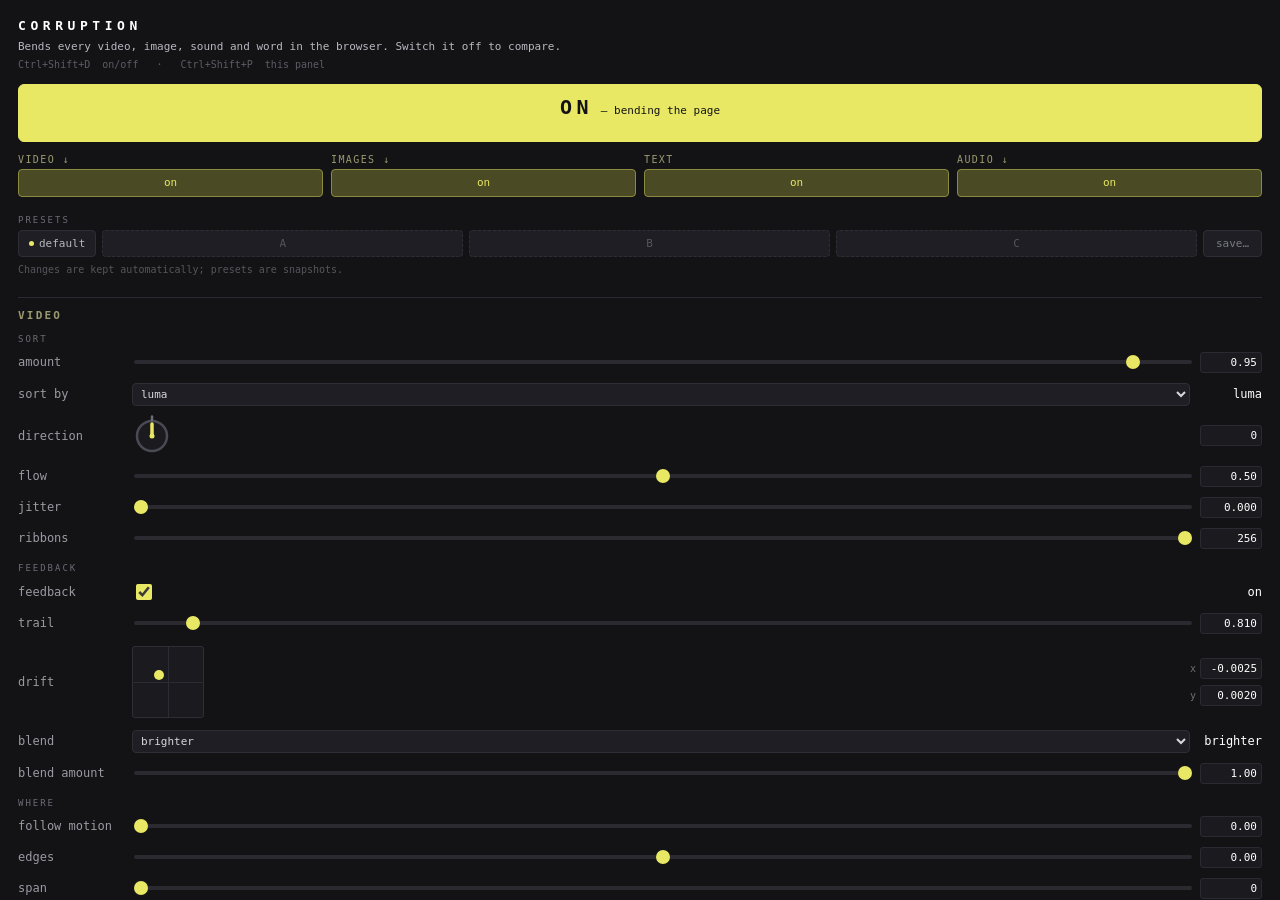
<file: source/panel/panel.html>
<!doctype html>
<html>
<head>
  <meta charset="utf-8">
  <title>CORRUPTION</title>
  <link rel="stylesheet" href="panel.css">
</head>
<body>
  <!-- Everything scrolls inside #scroll. Help is a hover bubble (#tooltip)
       placed beside the hovered control by panel.js: nothing at rest, so the
       panel's whole height is controls. -->
  <main id="scroll">
  <!-- The global block, above the first divider (design review M1, M2, M3,
       M7): what the piece is, the A/B, the four mediums, the presets. -->
  <header class="masthead">
    <h1 data-tip="CORRUPTION — if the signal is corrupting us, we take back power by corrupting the signal. Every video frame, image, sound and word in the browser is rearranged between arrival and display." data-hint="The bytes arrive perfect; only what you are shown bends.">CORRUPTION</h1>
    <p class="lede" data-tip="What the piece does, in one line. Nothing is downloaded or changed at the source — switch it off and every page is exactly as it arrived.">Bends every video, image, sound and word in the browser. Switch it off to compare.</p>
    <p class="keys" id="keys" data-tip="Keyboard shortcuts that work from any page, with or without this panel open. They can be changed at chrome://extensions/shortcuts.">Ctrl+Shift+D  on/off   ·   Ctrl+Shift+P  this panel</p>
  </header>
  <div id="globals"></div>
  <div class="group-head presets-head" id="presets-head" data-tip="Snapshots of every knob. default is the shipped piece; A, B and C hold your own. The dot marks the base, the one a row double-click returns to.">presets</div>
  <div class="presets" id="presets">
    <button id="preset-default" class="btn preset" data-tip="The shipped settings. Puts every knob back; undo for ten seconds." data-hint="It can never be overwritten, so this way back always exists. Leaves the on/off switch where it is.">default</button>
    <button class="btn preset slot" data-slot="A">A</button>
    <button class="btn preset slot" data-slot="B">B</button>
    <button class="btn preset slot" data-slot="C">C</button>
    <button id="preset-save" class="btn subtle" data-tip="Save the current settings into a slot. Click this, then click A, B or C. Escape or a click elsewhere cancels." data-hint="Two clicks on purpose, so loading can never overwrite a slot by accident.">save…</button>
    <button id="preset-cancel" class="btn subtle" data-tip="Leave save mode without saving anything." hidden>cancel</button>
    <button id="preset-undo" class="btn undo" data-tip="Put back the settings you had just before that load — for ten seconds after it." hidden>undo</button>
  </div>
  <p class="hint note" id="persist-note" data-tip="Every move you make is remembered across restarts with no save needed. A preset is a snapshot you can jump back to.">Changes are kept automatically; presets are snapshots.</p>
  <div id="controls"></div>
  <!-- MIDI is a feature, not the primary mode (keyboard and mouse are): the
       block is out of sight until a controller is connected. -->
  <div class="midi">
    <h2 data-tip="Bind a hardware controller to any parameter. Class-compliant controllers work with no setup; the permission grant persists in this browser profile.">MIDI</h2>
    <div id="midi-status" data-tip="Connected MIDI inputs. This block only appears while a controller is plugged in — the panel works entirely by mouse and keyboard.">no device</div>
    <p class="hint midi-hint" data-tip="Each row's ⊙ button is its MIDI learn control: click it to arm, then move a knob or fader on the controller to bind that CC. One CC per parameter; re-learn to change it.">Click a param's ⊙ then move a knob to map it.</p>
  </div>
  <div id="prefs"></div>
  <!-- Strip layout only (panel.js shows it): grows the rail to the mixer and
       folds it back. Posts to the strip in the page; the strip resizes. -->
  <button id="strip-fold" class="fold" type="button" hidden data-tip="Unfold the full mixer, or fold it back to this one line. Ctrl+Shift+P does the same from the page.">▴</button>
  </main>
  <div id="tooltip" role="note"></div>
  <script type="module" src="panel.js"></script>
</body>
</html>
</file>
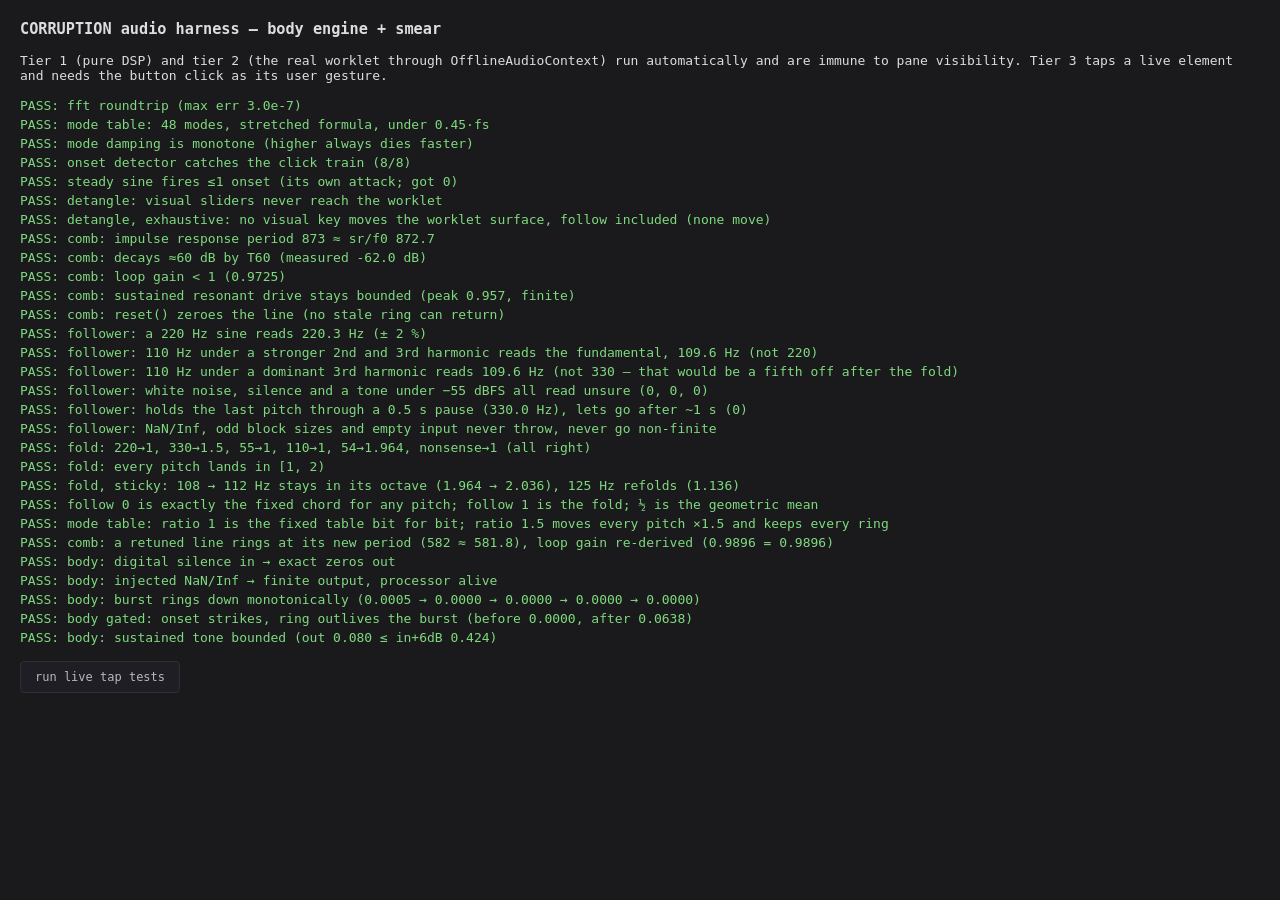
<file: test/harness/audio.html>
<!doctype html>
<html>
<head>
<meta charset="utf-8">
<title>CORRUPTION audio harness</title>
<style>
  body { background: #1a1a1c; color: #ddd; font-family: monospace; margin: 20px; }
  #status div { padding: 2px 0; }
  .pass { color: #7fd97f; }
  .fail { color: #ff7070; font-weight: bold; }
  button { background: #1e1e24; color: #b8b8c0; border: 1px solid #2e2e36;
           border-radius: 4px; padding: 8px 14px; cursor: pointer;
           font-family: inherit; font-size: 12px; margin-top: 14px; }
</style>
</head>
<body>
<h3>CORRUPTION audio harness — body engine + smear</h3>
<p>Tier 1 (pure DSP) and tier 2 (the real worklet through
OfflineAudioContext) run automatically and are immune to pane visibility.
Tier 3 taps a live element and needs the button click as its user gesture.</p>
<div id="status"><div>running…</div></div>
<button id="live">run live tap tests</button>
<script type="module" src="./audio-harness.js"></script>
</body>
</html>
</file>
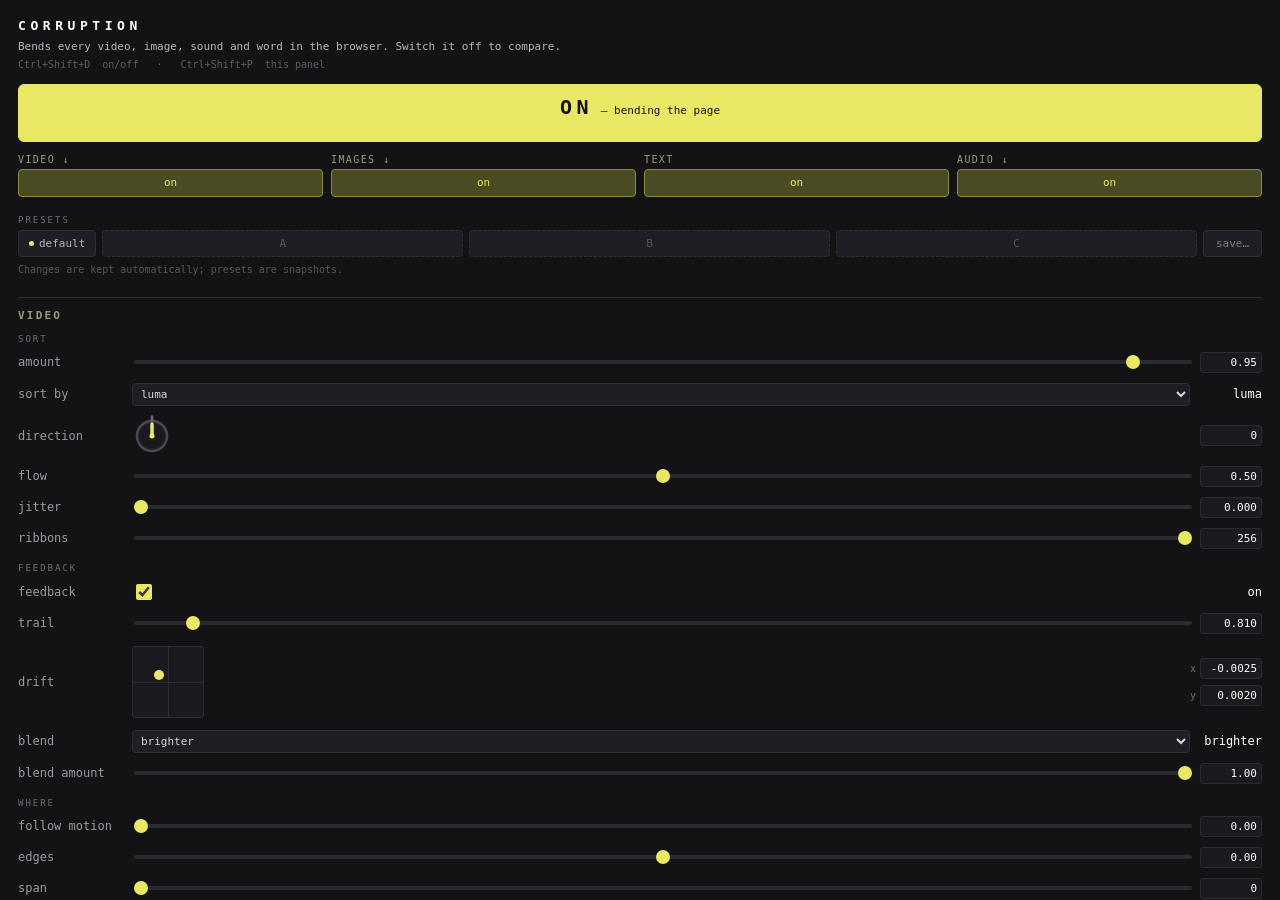
<file: test/harness/panel-frame.html>
<!doctype html>
<html>
<head>
<meta charset="utf-8">
<title>panel under test</title>
<link rel="stylesheet" href="../../source/panel/panel.css">
</head>
<body>
<!--
  The shipped panel, running against a stub chrome.storage.local so the
  harness can see exactly what it writes. The markup is FETCHED from
  source/panel/panel.html rather than copied, so this file can never drift
  from the real thing; scripts inserted via innerHTML never execute, so
  panel.js is imported explicitly afterwards, once the stub is in place.
-->
<script>
  (() => {
    // ?seed=<url-encoded JSON> pre-populates storage BEFORE the panel boots,
    // so the harness can test what the panel does with what it finds there
    // (the legacy userDefaults → preset A migration).
    const seed = new URLSearchParams(location.search).get('seed');
    const data = seed ? JSON.parse(seed) : {};
    const listeners = [];
    window.__store = data;
    // ?midi=1 stands in one fake controller for Web MIDI, so the harness
    // can drive the "device present" path end to end (finding 10);
    // ?midi=deny stands in a refusal (a page whose permissions policy says
    // no). Either way window.__midiAsks counts the requests, so the harness
    // can see that the strip's frame asks only when MIDI… is clicked.
    const midi = new URLSearchParams(location.search).get('midi');
    window.__midiAsks = 0;
    if (midi === '1' || midi === 'deny') {
      const inputs = new Map([['fake', { name: 'harness controller', onmidimessage: null }]]);
      Object.defineProperty(navigator, 'requestMIDIAccess', {
        configurable: true,
        value: async () => {
          window.__midiAsks++;
          if (midi === 'deny') throw new DOMException('denied by the page', 'SecurityError');
          return { inputs, onstatechange: null };
        },
      });
    }
    window.chrome = {
      storage: {
        local: {
          async get(defaults) {
            if (typeof defaults === 'string') {
              return defaults in data ? { [defaults]: data[defaults] } : {};
            }
            const out = { ...defaults };
            for (const k of Object.keys(defaults)) if (k in data) out[k] = data[k];
            return out;
          },
          async set(values) {
            const changes = {};
            for (const [k, v] of Object.entries(values)) {
              changes[k] = { oldValue: data[k], newValue: v };
              data[k] = v;
            }
            for (const fn of listeners) fn(changes, 'local');
          },
          async remove(keys) {
            const changes = {};
            for (const k of [].concat(keys)) {
              if (!(k in data)) continue;
              changes[k] = { oldValue: data[k] };
              delete data[k];
            }
            for (const fn of listeners) fn(changes, 'local');
          },
        },
        onChanged: { addListener: (fn) => listeners.push(fn) },
      },
    };
  })();
</script>
<script type="module">
  const html = await (await fetch('../../source/panel/panel.html')).text();
  const doc = new DOMParser().parseFromString(html, 'text/html');
  document.body.insertAdjacentHTML('beforeend', doc.body.innerHTML);
  await import('../../source/panel/panel.js');
  window.__panelReady = true;
</script>
</body>
</html>
</file>
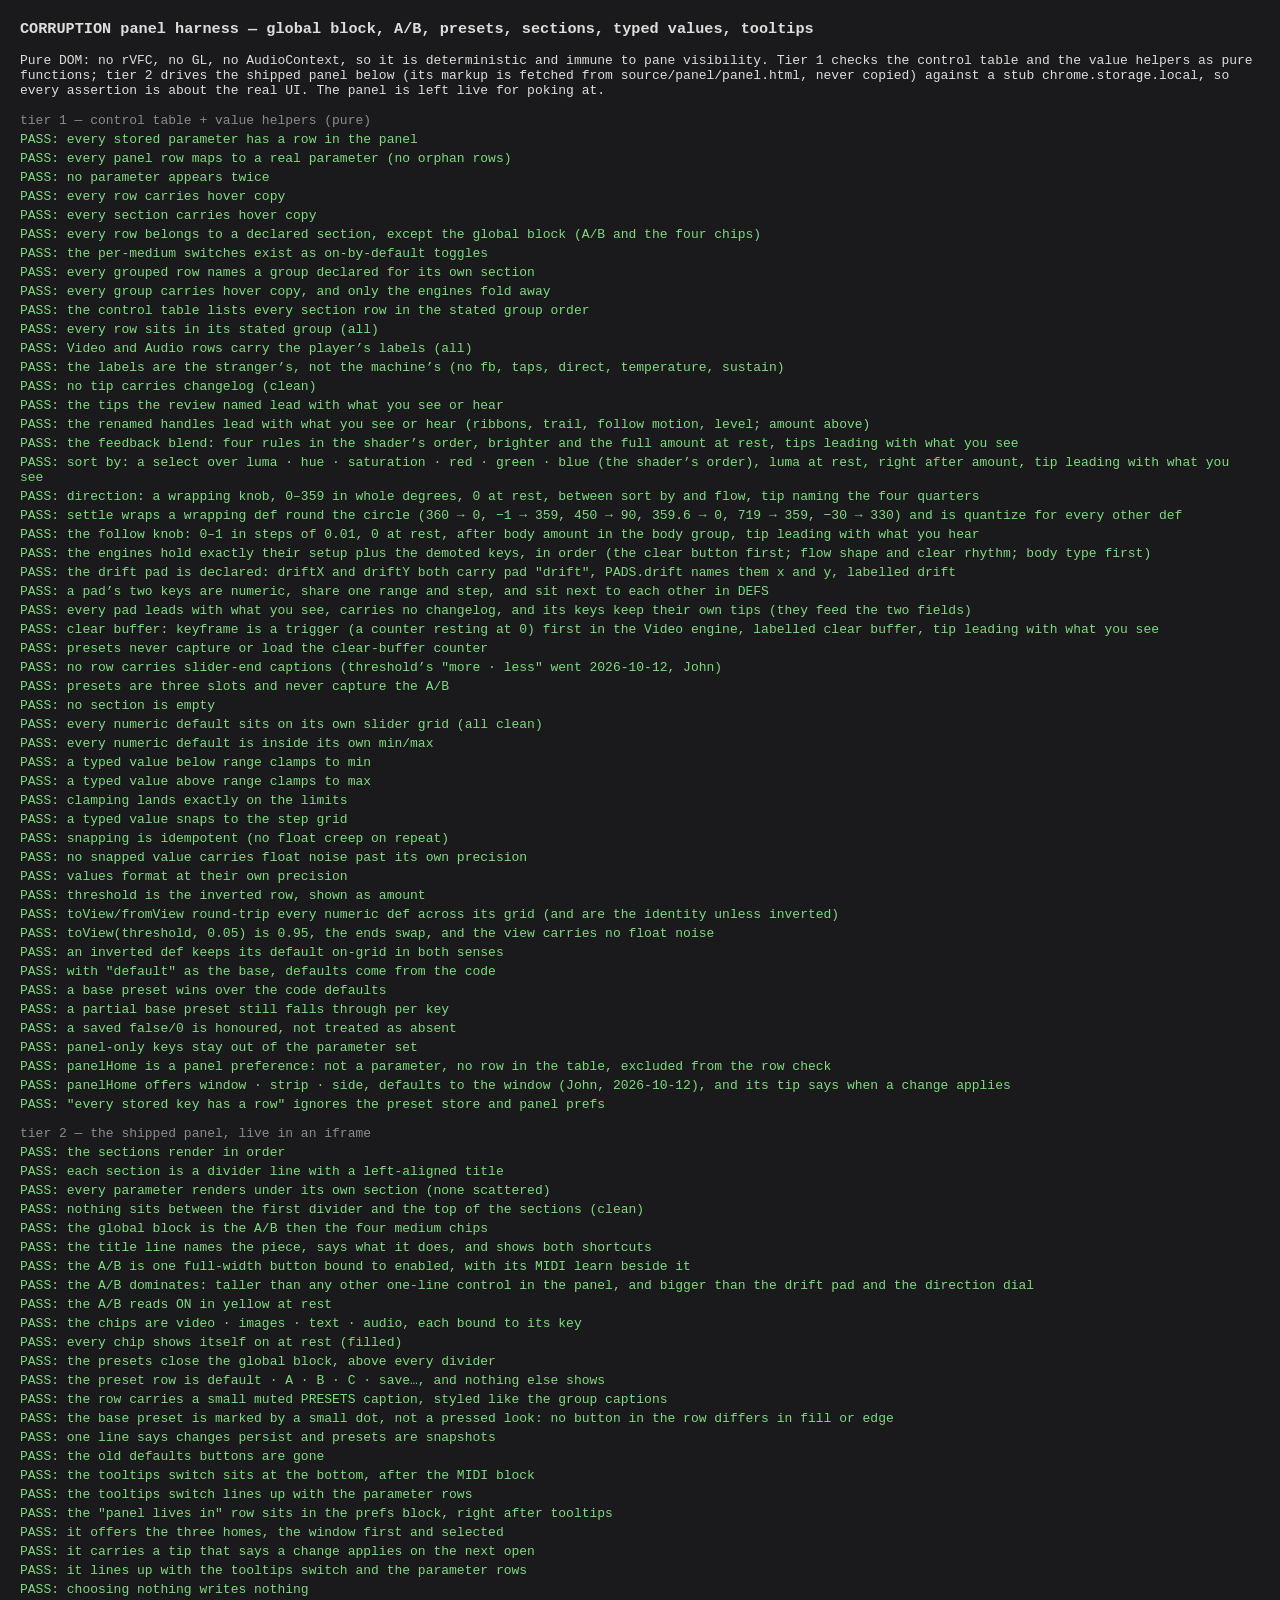
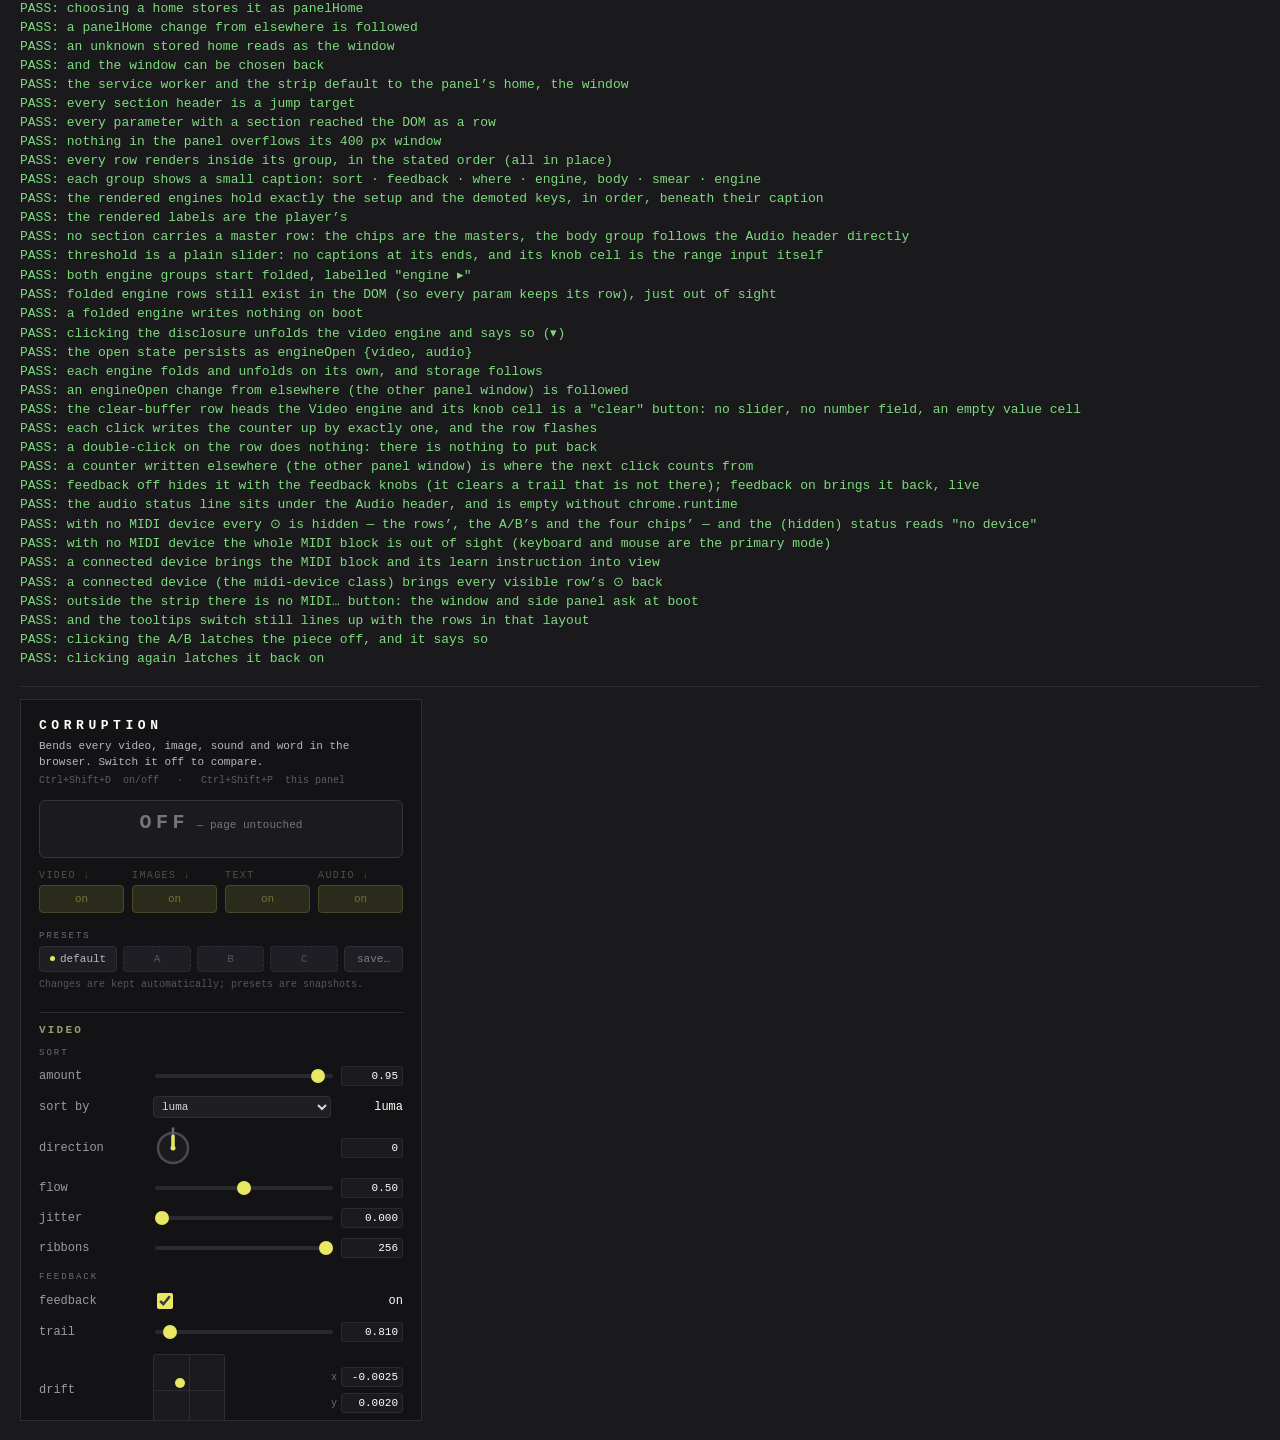
<file: test/harness/panel.html>
<!doctype html>
<html>
<head>
<meta charset="utf-8">
<title>CORRUPTION panel harness</title>
<style>
  body { background: #1a1a1c; color: #ddd; font-family: monospace; margin: 20px; }
  #status div { padding: 2px 0; }
  .pass { color: #7fd97f; }
  .fail { color: #ff7070; font-weight: bold; }
  .tier { color: #8a8a92; margin-top: 10px; }
  #stage { margin-top: 18px; border-top: 1px solid #2e2e36; padding-top: 12px;
           color: #8a8a92; font-size: 12px; }
  #frame { width: 400px; height: 720px; border: 1px solid #2e2e36; background: #131316; }
</style>
</head>
<body>
<h3>CORRUPTION panel harness — global block, A/B, presets, sections, typed values, tooltips</h3>
<p>Pure DOM: no rVFC, no GL, no AudioContext, so it is deterministic and immune
to pane visibility. Tier 1 checks the control table and the value helpers as
pure functions; tier 2 drives the shipped panel below (its markup is fetched
from <code>source/panel/panel.html</code>, never copied) against a stub
<code>chrome.storage.local</code>, so every assertion is about the real UI.
The panel is left live for poking at.</p>
<div id="status"><div>running…</div></div>
<div id="stage">
  <iframe id="frame" src="./panel-frame.html"></iframe>
</div>
<script type="module" src="./panel-harness.js"></script>
</body>
</html>
</file>
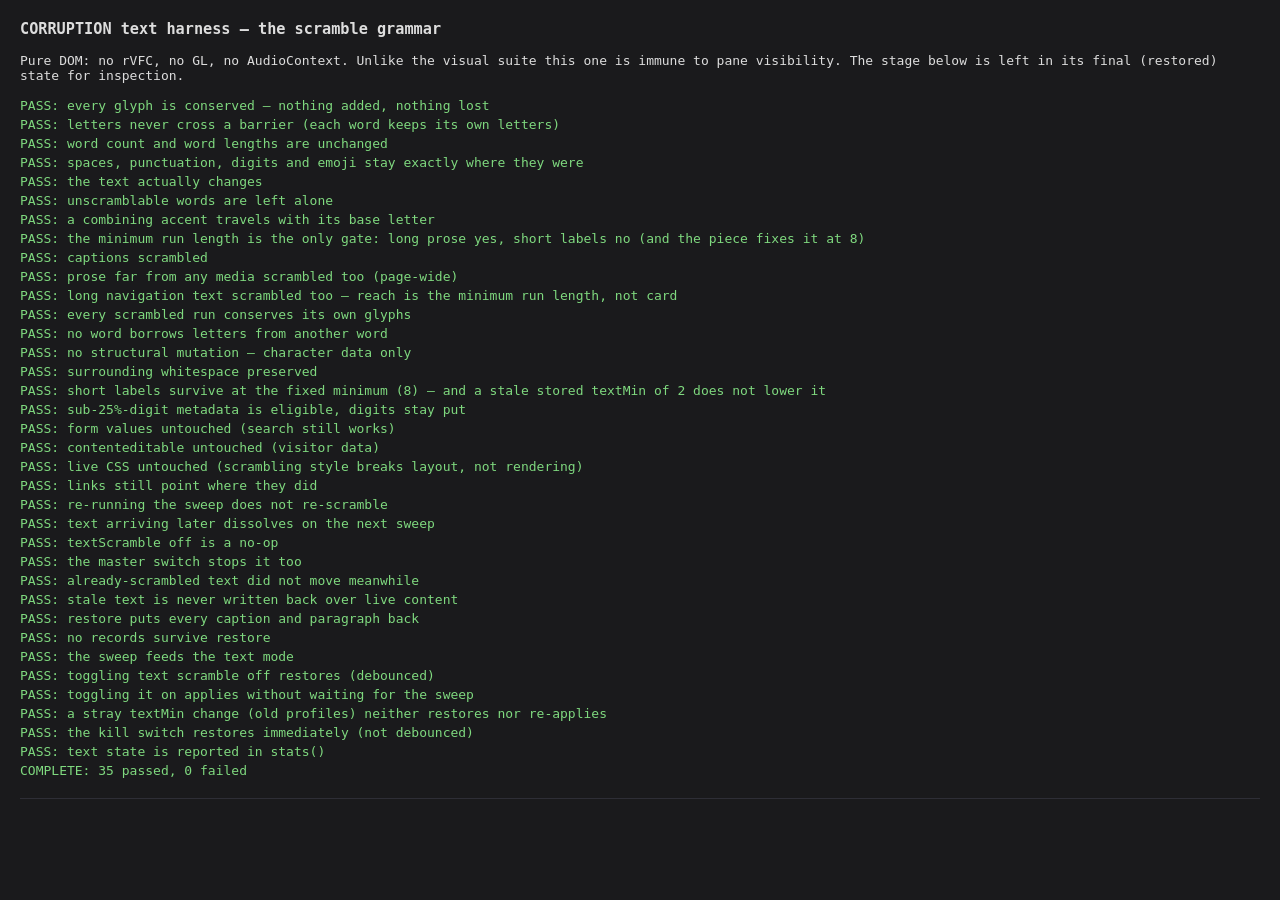
<file: test/harness/text.html>
<!doctype html>
<html>
<head>
<meta charset="utf-8">
<title>CORRUPTION text harness</title>
<style>
  body { background: #1a1a1c; color: #ddd; font-family: monospace; margin: 20px; }
  #status div { padding: 2px 0; }
  .pass { color: #7fd97f; }
  .fail { color: #ff7070; font-weight: bold; }
  #stage { margin-top: 18px; border-top: 1px solid #2e2e36; padding-top: 12px;
           color: #8a8a92; font-size: 12px; }
  #stage .grid { display: flex; flex-wrap: wrap; gap: 10px; }
  #stage .card { width: 240px; }
  #stage img { width: 240px; height: 135px; background: #24242a; display: block; }
  #stage .title { color: #c8c8d0; display: block; }
  #stage textarea, #stage [contenteditable] { display: block; margin: 6px 0;
    background: #1e1e24; color: #b8b8c0; border: 1px solid #2e2e36; }
</style>
</head>
<body>
<h3>CORRUPTION text harness — the scramble grammar</h3>
<p>Pure DOM: no rVFC, no GL, no AudioContext. Unlike the visual suite this one
is immune to pane visibility. The stage below is left in its final (restored)
state for inspection.</p>
<div id="status"><div>running…</div></div>
<div id="stage"></div>
<script type="module" src="./text-harness.js"></script>
</body>
</html>
</file>
<file: source/panel/panel.css>
* { box-sizing: border-box; }

body {
  background: #131316;
  color: #d8d8dc;
  font-family: ui-monospace, 'SF Mono', Menlo, monospace;
  font-size: 12px;
  margin: 0;
  padding: 0;
  user-select: none;
  /* The panel is a column: everything scrolls in #scroll. Help is a hover
     bubble over it (2026-10-11), so the column is controls to the edge. */
  height: 100vh;
  display: flex;
  flex-direction: column;
  overflow: hidden;
}

#scroll {
  flex: 1 1 auto;
  min-height: 0;
  overflow-x: hidden;
  overflow-y: auto;
  padding: 18px;
}

h1 {
  font-size: 13px;
  letter-spacing: 0.35em;
  font-weight: 600;
  margin: 0 0 6px;
  color: #fff;
}

/* --- The global block (2026-10-12: M1, M2, M3, M7) --- */

.masthead { margin: 0 0 14px; }

.lede {
  margin: 0;
  color: #b8b8c0;
  font-size: 11px;
  line-height: 1.45;
}

.keys {
  margin: 4px 0 0;
  color: #5c5c66;
  font-size: 10px;
  white-space: pre;
}

/* The A/B: the biggest thing in the panel, readable from across a room. */
.ab-row {
  display: grid;
  grid-template-columns: 1fr 28px;
  gap: 10px;
  align-items: center;
}

.ab {
  display: flex;
  align-items: baseline;
  justify-content: center;
  gap: 8px;
  width: 100%;
  min-height: 58px;
  padding: 10px 12px;
  background: #1a1a1f;
  color: #75757e;
  border: 1px solid #34343c;
  border-radius: 6px;
  font-family: inherit;
  cursor: pointer;
  touch-action: none;
  transition: background 80ms, color 80ms;
}

.ab:hover { border-color: #55555e; }
.ab:focus-visible { outline: 2px solid #8a8a40; outline-offset: 2px; }

.ab .ab-state {
  font-size: 20px;
  font-weight: 700;
  letter-spacing: 0.22em;
}

.ab .ab-say { font-size: 11px; }

.ab.on {
  background: #e8e864;
  color: #131316;
  border-color: #e8e864;
}

/* A nudge on the face: something just changed that OFF is hiding. */
.ab.nudge .ab-say { color: #e8e864; }

/* Held: the momentary bypass — a dashed edge says "this will spring back". */
.ab.held { outline: 2px dashed #e8e864; outline-offset: 3px; }

/* The four mediums: a caption that jumps, a pill that switches. */
.chips {
  display: grid;
  grid-template-columns: repeat(4, 1fr);
  gap: 8px;
  margin: 12px 0 0;
}

.master-off .chips { opacity: 0.45; }

.chip { display: flex; flex-direction: column; gap: 4px; min-width: 0; }

.chip-name {
  background: none;
  border: none;
  padding: 0;
  color: #9a9a70;
  font-family: inherit;
  font-size: 10px;
  letter-spacing: 0.14em;
  text-transform: uppercase;
  text-align: left;
  cursor: pointer;
}

.chip-name:hover {
  color: #e8e864;
  text-decoration: underline;
  text-underline-offset: 3px;
}

.chip-toggle {
  height: 28px;
  background: transparent;
  color: #65656e;
  border: 1px solid #3a3a44;
  border-radius: 4px;
  font-family: inherit;
  font-size: 11px;
  cursor: pointer;
}

.chip-toggle:hover { border-color: #5a5a64; }

.chip.on .chip-toggle {
  background: #4a4a24;
  color: #e8e864;
  border-color: #8a8a40;
}

/* A plain caption (a medium with no knobs to jump to) is not a link. */
.chip-name:not(button) { cursor: default; }
.chip-name:not(button):hover { color: #9a9a70; text-decoration: none; }

/* The chip's MIDI learn, under its pill; hidden with the rest until a device. */
.chip .learn { width: 100%; height: 18px; }

/* Presets: default · A · B · C · save… (· undo), under a small caption. */
.group-head.presets-head { margin: 18px 0 5px; }

.presets {
  display: flex;
  flex-wrap: nowrap; /* save mode relabels the slots in place — no reflow */
  gap: 6px;
  align-items: center;
  margin: 0;
}

.presets .btn { white-space: nowrap; }

.btn.preset { padding: 6px 10px; }

/* The slots share the spare width; they size from their label, so
   "replace A" takes what it needs where "A" stood. */
.btn.slot { flex: 1 1 auto; min-width: 34px; padding: 6px 4px; }

/* Save mode is about where to write, not what the base is: the dot goes,
   and the row tightens so three "replace" labels still fit at 400 px. */
.presets.saving .btn.base::before { display: none; }
.presets.saving .btn { padding-left: 6px; padding-right: 6px; }

.btn.slot.empty { border-style: dashed; color: #55555c; }

/* The base preset — the one a row double-click returns to — carries a small
   yellow dot before its name. A mark, not a pressed state: nothing in the
   row looks selected. */
.btn.base::before {
  content: '';
  display: inline-block;
  width: 5px;
  height: 5px;
  margin: 0 5px 1px 0;
  border-radius: 50%;
  background: #e8e864;
  vertical-align: middle;
}

.presets.saving .slot { border-color: #8a8a40; color: #e8e864; }

.btn.undo { color: #e8e864; border-color: #6a6a30; }

.btn:disabled { opacity: 0.35; cursor: default; }

.hint.note { font-size: 10px; margin: 7px 0 0; }

/* Section headers (and the sort caption, for images) are jump targets for
   the chips; the landed one flashes. */
.section, .group-head { scroll-margin-top: 12px; }
.section.flash, .group-head.flash { animation: rowflash 520ms ease-out; }
.section:focus, div.group-head:focus { outline: none; }

#prefs { margin-top: 12px; }

h2 {
  font-size: 11px;
  letter-spacing: 0.2em;
  margin: 0 0 6px;
  color: #888;
}

/* A divider line, and the section's name left-aligned beneath it. */
.section {
  margin: 22px 0 10px;
  padding-top: 11px;
  border-top: 1px solid #2a2a32;
}

.section h2 {
  margin: 0;
  text-align: left;
  text-transform: uppercase;
  color: #9a9a70;
}

/* Audio's status line: what is passing through the body right now. */
.section .status {
  margin: 4px 0 0;
  min-height: 1em;
  color: #7a9a7a;
  font-size: 10px;
}

.section .status:empty { display: none; }

/* Groups inside a section (M4/M8): sort · feedback · engine, body · smear ·
   engine. A small caption, then the rows; engine folds away. */
.group { margin: 12px 0 0; }

.group-head {
  display: block;
  margin: 0 0 2px;
  padding: 0;
  color: #6c6c76;
  font-family: inherit;
  font-size: 9px;
  letter-spacing: 0.22em;
  text-transform: uppercase;
  text-align: left;
}

.group-head.disclosure {
  background: none;
  border: none;
  color: #8a8a94; /* a shade brighter than the captions: it is a control */
  cursor: pointer;
}

.group-head.disclosure:hover { color: #e8e864; }
.group-head.disclosure:focus-visible { outline: 1px solid #8a8a40; outline-offset: 2px; }

.group-rows[hidden] { display: none; }

/* The engine rows' own caption: a mixer-layout cell, nothing in the column. */
.group-cap { display: none; }
.group-head[hidden] { display: none; }

.row {
  display: grid;
  /* 104px is the widest label in the table — no label wraps. */
  grid-template-columns: 104px 1fr 62px 28px;
  gap: 10px;
  align-items: center;
  margin: 6px -4px;
  padding: 2px 4px;
  border-radius: 3px;
}

/* Every cell is placed explicitly. */
.row > * { grid-row: 1; min-width: 0; }
.row > label { grid-column: 1; }
.row > .knob { grid-column: 2; }

/* A trigger row (round 8): the knob cell is a button that fires, sized to
   its word rather than stretched across the slider's cell. */
.row > .knob.trigger { justify-self: start; padding: 3px 14px; }
.btn.trigger:active:not(:disabled) { border-color: #e8e864; color: #e8e864; }
.row > .value { grid-column: 3; }
.row > :nth-child(4) { grid-column: 4; }

.row label { color: #9a9aa2; }

.row.pref label { cursor: pointer; }

/* A gated row is hidden, not greyed (2026-10-11): the switch that gates it
   stays as the header of the knobs it hides. [hidden] is the mechanism. */
.row[hidden], .group[hidden] { display: none; }

/* The note under a section whose medium is off: which chip brings it back. */
.section .off-note {
  margin: 4px 0 0;
  color: #6c6c76;
  font-size: 10px;
  font-style: italic;
}

.section .off-note[hidden] { display: none; }

/* Double-click acknowledgement: the row that just went back to default. */
@keyframes rowflash {
  from { background: rgba(232, 232, 100, 0.22); }
  to { background: transparent; }
}

.row.flash { animation: rowflash 520ms ease-out; }

.row .value {
  text-align: right;
  color: #fff;
  font-variant-numeric: tabular-nums;
}

/* The numeric value cell is a real input: type into it, the knob follows. */
.row input.value.num {
  width: 100%;
  background: #1a1a1f;
  border: 1px solid #2a2a32;
  border-radius: 3px;
  color: #fff;
  font-family: inherit;
  font-size: 11px;
  padding: 3px 4px;
  user-select: text;
}

.row input.value.num:hover:not(:disabled) { border-color: #3d3d48; }

.row input.value.num:focus {
  outline: none;
  border-color: #e8e864;
  background: #22221c;
}

.row input.value.num:disabled { background: #17171b; }

input[type='range'] {
  -webkit-appearance: none;
  width: 100%;
  height: 4px;
  background: #2a2a30;
  border-radius: 2px;
  outline: none;
}

input[type='range']::-webkit-slider-thumb {
  -webkit-appearance: none;
  width: 14px;
  height: 14px;
  border-radius: 50%;
  background: #e8e864;
  cursor: pointer;
  border: none;
}

/* A pad (handles round): two keys as one 2-D surface — push the point and
   the trail goes that way. The square is the knob cell; faint axes cross at
   zero (--zx/--zy, set by panel.js), the dot is the current pair, the two
   typed fields stand x above y in the value cell with their axis letter in
   the gap beside them, and the ⊙ pair stacks the same way. */
.row.pad-row { margin-top: 8px; margin-bottom: 8px; }

.pad.knob {
  position: relative;
  justify-self: start;
  width: 72px;
  height: 72px;
  background: #1a1a1f;
  border: 1px solid #2e2e36;
  border-radius: 3px;
  cursor: crosshair;
  touch-action: none;
  outline: none;
}

.pad.knob:hover { border-color: #3d3d48; }
.pad.knob:focus-visible { border-color: #e8e864; }

.pad.knob::before,
.pad.knob::after {
  content: '';
  position: absolute;
  background: #2c2c35;
  pointer-events: none;
}

.pad.knob::before { left: var(--zx, 50%); top: 0; bottom: 0; width: 1px; }
.pad.knob::after { top: var(--zy, 50%); left: 0; right: 0; height: 1px; }

.pad-dot {
  position: absolute;
  z-index: 1;
  width: 10px;
  height: 10px;
  margin: -5px 0 0 -5px;
  border-radius: 50%;
  background: #e8e864;
  pointer-events: none;
}

.pad-fields { display: flex; flex-direction: column; gap: 6px; }

.pad-field { position: relative; display: block; }

.pad-field::before {
  content: attr(data-axis);
  position: absolute;
  right: calc(100% + 4px);
  top: 50%;
  transform: translateY(-50%);
  color: #6c6c76;
  font-size: 10px;
}

.pad-learn { display: flex; flex-direction: column; gap: 6px; }

/* A knob (round 8 part 2): one value as a rotary — the direction. The dial
   is the knob cell: a ring, a small tick at 0 above it, and the pointer at
   the value, clockwise (0 up, 90 right). Drawn in a 40-unit SVG box, so the
   same marks scale from the column's 40 px to the mixer row's 24 px. */
.dial.knob {
  justify-self: start;
  width: 40px;
  height: 40px;
  border-radius: 50%;
  cursor: ns-resize;
  touch-action: none;
  outline: none;
}

.dial-face { display: block; width: 100%; height: 100%; overflow: visible; }
.dial-ring { fill: #1a1a1f; stroke: #4a4a56; stroke-width: 2.5; }
.dial.knob:hover .dial-ring { stroke: #6c6c76; }
.dial.knob:focus-visible .dial-ring { stroke: #e8e864; }
.dial-zero { stroke: #6c6c76; stroke-width: 2.5; stroke-linecap: round; }
.dial-pointer line { stroke: #e8e864; stroke-width: 3.5; stroke-linecap: round; }
.dial-pointer circle { fill: #e8e864; }

input[type='checkbox'] {
  width: 16px;
  height: 16px;
  accent-color: #e8e864;
}

select {
  background: #1e1e24;
  color: #d8d8dc;
  border: 1px solid #2e2e36;
  border-radius: 4px;
  font-family: inherit;
  font-size: 11px;
  padding: 3px 4px;
}

/* MIDI learn stays hidden until a controller is connected (finding 10),
   and its column goes with it, so the knobs get the width back. */
body:not(.midi-device) .learn { display: none; }
body:not(.midi-device) .row { grid-template-columns: 104px 1fr 62px; }
body:not(.midi-device) .row > :nth-child(4) { display: none; }
body:not(.midi-device) .ab-row { grid-template-columns: 1fr; }

.learn {
  width: 26px;
  height: 22px;
  background: #1e1e24;
  color: #777;
  border: 1px solid #2e2e36;
  border-radius: 4px;
  cursor: pointer;
  font-size: 10px;
  padding: 0;
}

.learn.armed {
  background: #4a4a20;
  color: #e8e864;
  border-color: #e8e864;
}

.learn.mapped { color: #b8b860; }

.btn {
  background: #1e1e24;
  color: #b8b8c0;
  border: 1px solid #2e2e36;
  border-radius: 4px;
  padding: 6px 12px;
  cursor: pointer;
  font-family: inherit;
  font-size: 11px;
}

.btn:hover { border-color: #555; }

.btn.subtle { color: #7a7a82; }

.btn.done {
  border-color: #e8e864;
  color: #e8e864;
}

.midi {
  margin-top: 18px;
  padding-top: 14px;
  border-top: 1px solid #232329;
}

/* MIDI is a feature, not the primary mode (John, 2026-10-11): the whole
   block waits out of sight until a controller is connected. */
body:not(.midi-device) .midi { display: none; }

#midi-status { color: #7a9a7a; }

.hint { color: #55555c; margin: 6px 0 0; }

/* Hover copy for every control in the panel: a bubble placed beside the
   hovered control by panel.js (2026-10-11, replacing the help strip and its
   column — nothing at rest, no real estate). It ignores the pointer, so
   appearing near the hovered row cannot steal the hover and flicker. Every
   tip is written to fit TIP_W × TIP_H (the harness checks). */
#tooltip {
  position: fixed;
  left: 0;
  top: 0;
  z-index: 10;
  width: max-content;
  max-width: 340px;
  pointer-events: none;
  background: #1b1b21;
  color: #d8d8dc;
  border: 1px solid #3a3a44;
  border-radius: 5px;
  box-shadow: 0 6px 18px rgba(0, 0, 0, 0.45);
  padding: 7px 10px;
  font-size: 11px;
  line-height: 1.4;
}

#tooltip[hidden] { display: none; }

/* A one-line message (`say`): what a click did that the panel cannot show. */
#tooltip.say { color: #e8e864; white-space: nowrap; }

#tooltip .hint {
  color: #8a8a94;
  font-size: 10px;
  margin: 5px 0 0;
}

#tooltip .key {
  color: #5c5c66;
  font-size: 10px;
  margin: 3px 0 0;
}

/* --- Narrow homes (design review M9): Chrome's side panel can be as narrow
   as ~320 px. Below 380 px the gutters tighten, the shortcuts line may wrap,
   the preset row may wrap rather than run off the edge (save mode and undo
   make it wider than the column), and the help strip grows so every tip
   still fits. The popup window at 400 px is untouched. --- */
@media (max-width: 380px) {
  #scroll { padding: 14px 12px; }
  .keys { white-space: pre-wrap; }
  .presets { flex-wrap: wrap; gap: 5px; }
  .btn.preset { padding: 6px 8px; }
  .chips { gap: 6px; }
  .chip-name { letter-spacing: 0.08em; }
  .row { gap: 8px; }
}

/* --- The mixer layout (design review M9; round 4b): data-layout='mixer',
   set by panel.js from the shape of the page, not from where it lives. The
   strip's iframe (panel.html?layout=strip, along the bottom of the page) is
   always the mixer; the window becomes it when dragged wide (at least
   900 px and twice as wide as tall); the side panel never does. The
   MIXER: the global block as a cluster at the left (A/B, the mediums, the
   presets, the prefs), then the five effect groups as columns — sort ·
   feedback · where · body · smear — all in view from 1440 px with no
   sideways scroll, each column spreading from 204 to 340 px as the width
   allows; at 1280 the lane scrolls sideways (round 8 part 3: where took a
   column of its own, and 1280 is not a typical laptop); an unfolded engine
   adds a column. In the strip at rest (the media query
   below) it is the RAIL: one line with the A/B, the chips, the presets and
   the fold button. Same markup, same script — only placement. --- */
:root[data-layout='mixer'] body { flex-direction: row; height: 100vh; }

:root[data-layout='mixer'] #scroll {
  position: relative;
  display: grid;
  grid-template-columns: 260px minmax(0, 1fr);
  grid-template-rows: auto auto auto auto auto minmax(0, 1fr);
  column-gap: 16px;
  row-gap: 5px;
  overflow: hidden;
  padding: 8px 12px;
}

/* #globals dissolves so the A/B and the chips are cluster cells of their own. */
:root[data-layout='mixer'] #globals { display: contents; }

:root[data-layout='mixer'] .masthead { grid-column: 1; grid-row: 1; margin: 0; }
:root[data-layout='mixer'] .ab-row { grid-column: 1; grid-row: 2; }
:root[data-layout='mixer'] .chips { grid-column: 1; grid-row: 3; margin: 0; gap: 5px; }
:root[data-layout='mixer'] #presets { grid-column: 1; grid-row: 4; margin: 0; align-self: start; gap: 4px; }
:root[data-layout='mixer'] #prefs { grid-column: 1; grid-row: 5; margin: 0; display: flex; flex-wrap: wrap; gap: 4px 12px; align-items: center; min-width: 0; }
:root[data-layout='mixer'] .midi { grid-column: 1; grid-row: 6; margin: 0; padding: 0; border: none; align-self: start; }
:root[data-layout='mixer'] #controls { grid-column: 2; grid-row: 1 / -1; }
:root[data-layout='mixer'] #persist-note,
:root[data-layout='mixer'] .lede,
:root[data-layout='mixer'] .keys,
:root[data-layout='mixer'] .presets-head,
:root[data-layout='mixer'] .midi .hint { display: none; }

:root[data-layout='mixer'] h1 { font-size: 12px; margin: 0; }
:root[data-layout='mixer'] .ab { min-height: 34px; padding: 4px 8px; border-radius: 4px; }
:root[data-layout='mixer'] .ab .ab-state { font-size: 15px; }
:root[data-layout='mixer'] .ab .ab-say { font-size: 11px; white-space: nowrap; overflow: hidden; text-overflow: ellipsis; }
:root[data-layout='mixer'] .chip { gap: 3px; }
:root[data-layout='mixer'] .chip-name { font-size: 10px; letter-spacing: 0.06em; }
:root[data-layout='mixer'] .chip-toggle { height: 24px; font-size: 11px; }
:root[data-layout='mixer'] .btn { padding: 5px 7px; font-size: 11px; }
:root[data-layout='mixer'] .btn.slot { min-width: 28px; padding: 5px 2px; }

/* The prefs as a compact line in the cluster, wrapping onto a second line
   rather than running into the lane (the select once covered the lane's
   first column: round 4b). */
:root[data-layout='mixer'] #prefs .row,
:root[data-layout='mixer'] body:not(.midi-device) #prefs .row { display: flex; gap: 5px; align-items: center; min-width: 0; max-width: 100%; height: 24px; margin: 0; padding: 0; font-size: 11px; }
:root[data-layout='mixer'] #prefs .row > .value,
:root[data-layout='mixer'] #prefs .row > :nth-child(4) { display: none; }
:root[data-layout='mixer'] #prefs .row > label { white-space: nowrap; }
:root[data-layout='mixer'] #prefs .row select { min-width: 0; max-width: 100%; font-size: 11px; padding: 2px 3px; }
:root[data-layout='mixer'] #prefs input[type='checkbox'] { width: 13px; height: 13px; }
:root[data-layout='mixer'] body.midi-device .midi { display: flex; flex-wrap: wrap; align-items: baseline; gap: 0 6px; min-width: 0; }
:root[data-layout='mixer'] .midi h2 { display: inline; margin: 0; font-size: 10px; }
:root[data-layout='mixer'] #midi-status { display: inline; min-width: 0; overflow-wrap: anywhere; font-size: 11px; }

/* The fold button: top-right corner of the mixer, end of the rail. */
:root[data-layout='mixer'] .fold {
  position: absolute;
  top: 6px;
  right: 10px;
  width: 26px;
  height: 20px;
  padding: 0;
  background: #1e1e24;
  color: #b8b8c0;
  border: 1px solid #2e2e36;
  border-radius: 4px;
  font-family: inherit;
  font-size: 11px;
  cursor: pointer;
}

:root[data-layout='mixer'] .fold:hover { border-color: #8a8a40; color: #e8e864; }
:root[data-layout='mixer'] .fold[hidden] { display: none; }

/* The sections: one grid that fills top-to-bottom, eight cells to a column,
   then runs sideways (grid-auto-flow: column). Groups dissolve so every row
   is a cell. A section header starts a column (row 1); the group that
   follows it starts beneath it (row 2 — row 3 for Audio, whose header
   carries the status line); every later group starts a fresh column (row
   1). A folded engine costs no column: its disclosure sits in the section
   header line (panel.js moves it there), and its rows, when unfolded, head
   a column of their own under the .group-cap caption. With the engines
   folded the five effect columns fit 1440 px (cluster 260 + 5 × 204 + the
   gaps and the fold button's 40); the lane scrolls sideways below that, or
   when an engine is unfolded. 204 rather than 220 is what buys 1440: the
   slider gives up the width, the label and value cells keep theirs. */
:root[data-layout='mixer'] #controls {
  display: grid;
  grid-auto-flow: column;
  grid-template-rows: repeat(8, 28px);
  grid-auto-columns: minmax(204px, 340px);
  column-gap: 14px;
  align-content: start;
  height: 100%;
  min-width: 0;
  padding-right: 40px; /* room for the fold button over the last column */
  overflow-x: auto;
  overflow-y: hidden;
  scroll-behavior: smooth;
}

:root[data-layout='mixer'] .group:not([hidden]),
:root[data-layout='mixer'] .group-rows:not([hidden]) { display: contents; }

:root[data-layout='mixer'] .section {
  grid-row: 1;
  margin: 0;
  padding: 0 0 0 8px;
  border-top: none;
  border-left: 2px solid #3a3a30;
  scroll-margin: 0;
  align-self: start;
}

:root[data-layout='mixer'] .section[data-section='audio'] { grid-row: 1 / 3; }
:root[data-layout='mixer'] .section h2 { font-size: 11px; display: inline; }
:root[data-layout='mixer'] .section .group-head.disclosure { display: inline; margin: 0 0 0 10px; font-size: 10px; }
:root[data-layout='mixer'] .section .group-head.disclosure[hidden] { display: none; }
:root[data-layout='mixer'] .group.engine > .group-rows > .group-cap {
  display: block;
  grid-row: 1;
  align-self: end;
  margin: 0 0 3px;
  color: #6c6c76;
  font-size: 10px;
  letter-spacing: 0.22em;
  text-transform: uppercase;
}
:root[data-layout='mixer'] .section .status { margin: 3px 0 0; font-size: 11px; white-space: nowrap; overflow: hidden; text-overflow: ellipsis; }
:root[data-layout='mixer'] .section .off-note { margin: 2px 0 0; white-space: nowrap; }
:root[data-layout='mixer'] .group-head { margin: 0 0 3px; align-self: end; grid-row: 1; font-size: 10px; }
:root[data-layout='mixer'] .section + .group > .group-head { grid-row: 2; }
:root[data-layout='mixer'] .section[data-section='audio'] + .group > .group-head { grid-row: 3; }
:root[data-layout='mixer'] .row { margin: 0 -4px; padding: 0 4px; height: 28px; align-self: center; }
:root[data-layout='mixer'] .row select { padding: 2px 4px; font-size: 12px; }
:root[data-layout='mixer'] .row > .knob.trigger { height: 22px; padding: 0 12px; font-size: 11px; }

/* Narrower cells than the column panel: the label column is the widest
   lane label at this size ("follow motion", thirteen characters, since the
   handles round: about 96 px of SF Mono, so 98 with a hair to spare and
   no wrapping), and the value field holds the widest value ("-0.0025",
   seven characters). The slider takes whatever the column's spread adds. */
:root[data-layout='mixer'] .row { grid-template-columns: 98px 1fr 58px 24px; gap: 6px; font-size: 12px; }
:root[data-layout='mixer'] body:not(.midi-device) .row { grid-template-columns: 98px 1fr 58px; }
:root[data-layout='mixer'] #controls .row > label { white-space: nowrap; }
:root[data-layout='mixer'] .row input.value.num { font-size: 12px; padding: 2px 2px; }

/* A lane column at its narrowest (1440 px wide and under, the cluster
   taking its 260) tightens its selects. Each lane row is its own size container;
   the prefs rows are not (they size from their content). */
:root[data-layout='mixer'] #controls .row { container-type: inline-size; }
@container (max-width: 250px) {
  :root[data-layout='mixer'] #controls .row select { font-size: 11px; padding: 2px 1px; }
}
:root[data-layout='mixer'] .row input[type='range'] { height: 6px; border-radius: 3px; }

/* A pad takes two lane cells (the two rows it replaced): 56 px, its square
   50 px, its fields and ⊙ stacked small. */
:root[data-layout='mixer'] .row.pad-row { grid-row: span 2; height: 56px; margin: 0 -4px; }
:root[data-layout='mixer'] .pad.knob { width: 50px; height: 50px; }
:root[data-layout='mixer'] .pad-fields,
:root[data-layout='mixer'] .pad-learn { gap: 3px; }
:root[data-layout='mixer'] .row .pad-fields input.value.num { font-size: 11px; padding: 1px 2px; }
:root[data-layout='mixer'] .pad-learn .learn { height: 20px; }
:root[data-layout='mixer'] .row input[type='range']::-webkit-slider-thumb { width: 16px; height: 16px; }

/* A knob in a lane row: a 24 px dial inside the 28 px cell. */
:root[data-layout='mixer'] .dial.knob { width: 24px; height: 24px; }

/* --- The rail: the same page in a frame too short for anything but one
   line (the strip at rest, 40 px). The A/B, the four chips and the presets
   in a row at sizes a stranger can hit, the fold button at the end;
   everything else out of sight. A click on the rail's empty space unfolds
   it (panel.js), so the bar itself says it can be pressed. Hover help is
   suppressed here (panel.js): there is no room for a bubble. --- */
@media (max-height: 60px) {
  :root[data-layout='mixer'] #scroll {
    display: flex;
    align-items: center;
    gap: 16px;
    padding: 0 12px;
    padding-right: 52px;
    overflow: hidden;
    cursor: pointer;
  }
  :root[data-layout='mixer'] #controls,
  :root[data-layout='mixer'] #prefs,
  :root[data-layout='mixer'] .midi,
  :root[data-layout='mixer'] .ab .ab-say,
  :root[data-layout='mixer'] .ab-row .learn,
  :root[data-layout='mixer'] .chip .learn { display: none; }
  :root[data-layout='mixer'] .masthead { flex: none; }
  :root[data-layout='mixer'] h1 { font-size: 12px; letter-spacing: 0.3em; }
  :root[data-layout='mixer'] .ab-row { flex: none; display: block; width: auto; }
  :root[data-layout='mixer'] .ab { min-height: 30px; height: 30px; padding: 0 14px; width: auto; align-items: center; }
  :root[data-layout='mixer'] .ab .ab-state { font-size: 13px; }
  :root[data-layout='mixer'] .chips { display: flex; flex: none; gap: 12px; }
  :root[data-layout='mixer'] .chip { flex-direction: row; align-items: center; gap: 6px; }
  :root[data-layout='mixer'] .chip-name { font-size: 10px; }
  :root[data-layout='mixer'] .chip-toggle { height: 28px; padding: 0 10px; font-size: 11px; }
  :root[data-layout='mixer'] #presets { flex: none; margin: 0; gap: 5px; align-self: center; }
  :root[data-layout='mixer'] #presets .btn { height: 26px; padding: 0 9px; font-size: 11px; }
  :root[data-layout='mixer'] #presets .btn.slot { min-width: 28px; padding: 0 4px; }
  :root[data-layout='mixer'] .fold { top: 7px; right: 12px; height: 26px; font-size: 12px; }
}
</file>
